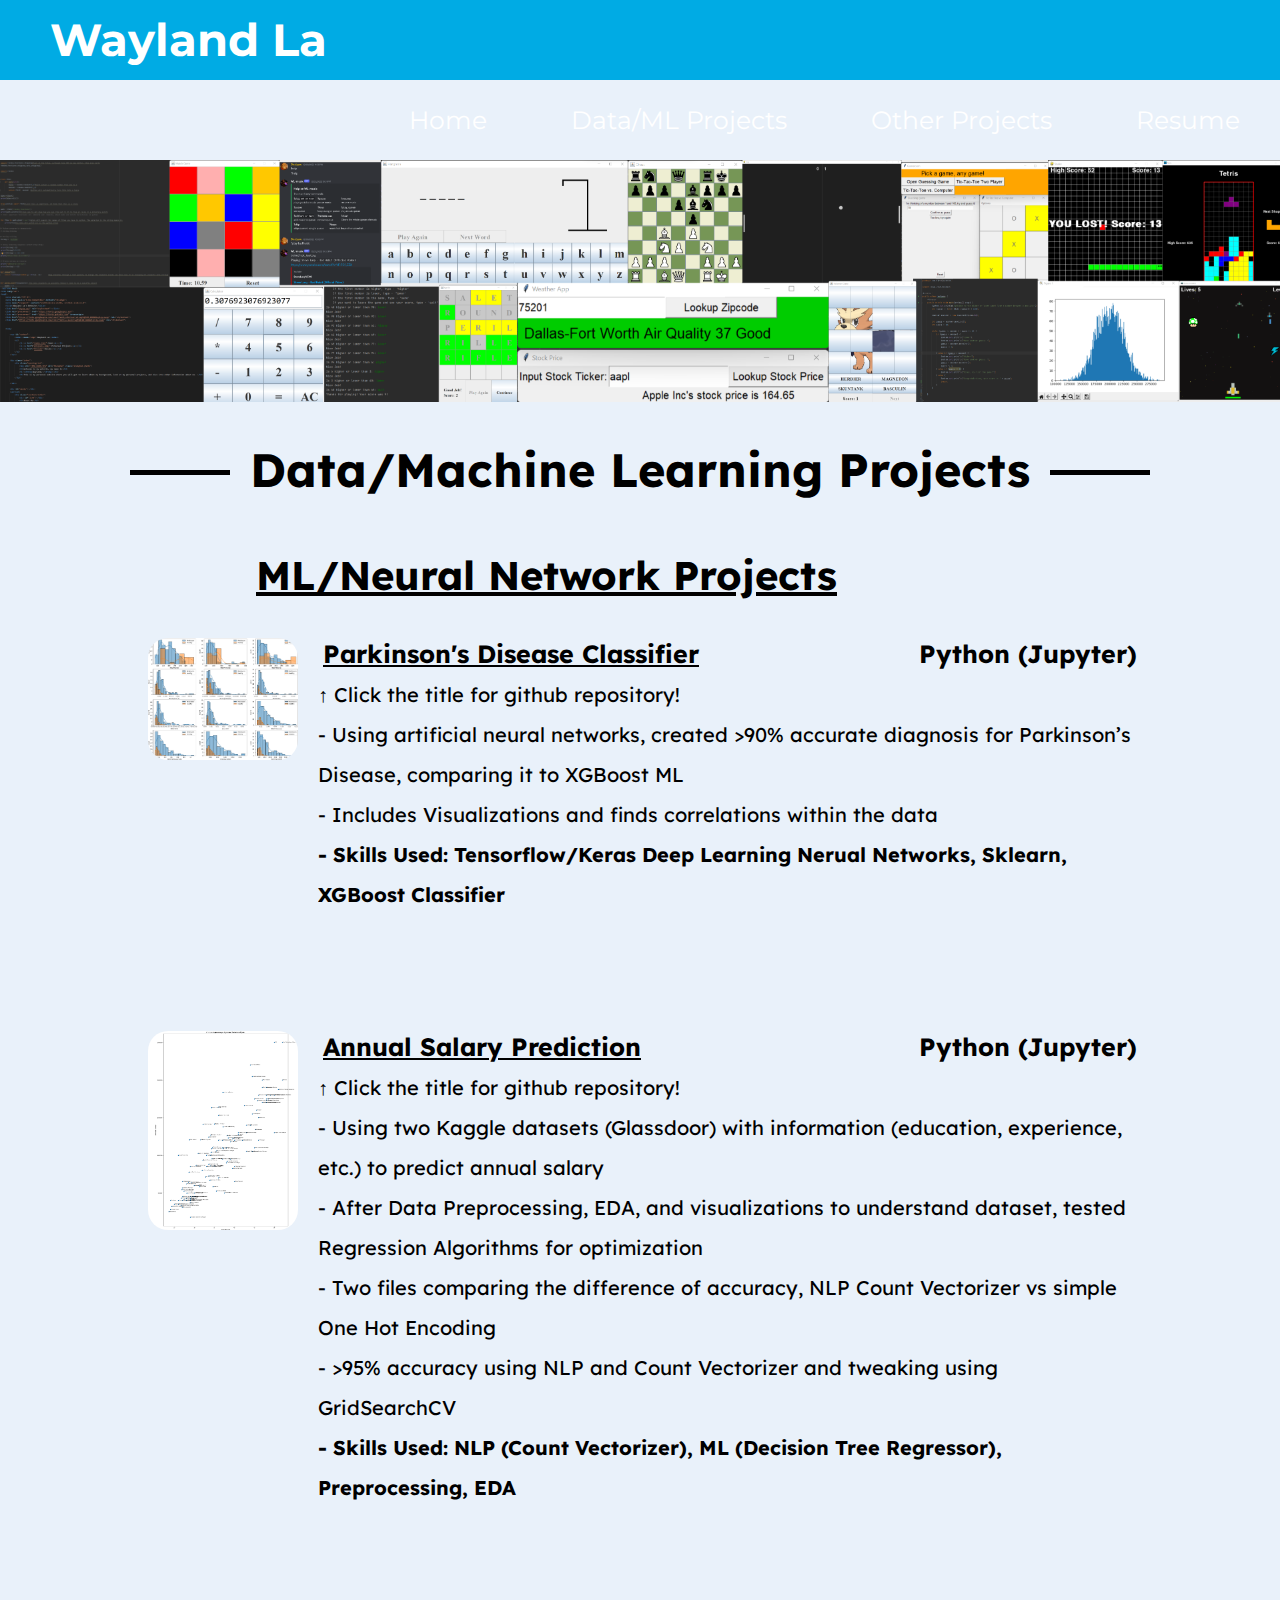
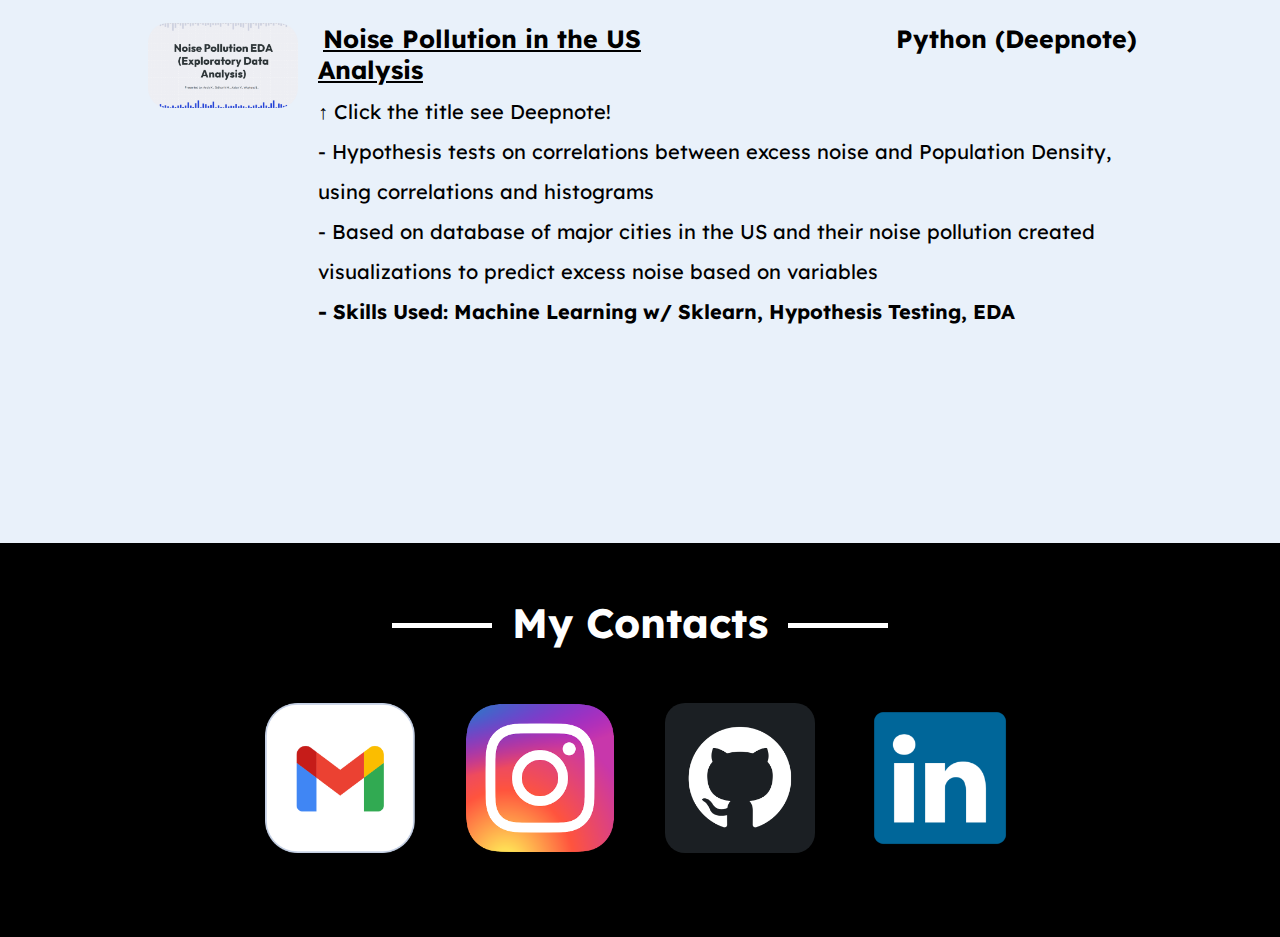
<file: data_projects.html>
<!DOCTYPE html>
<html lang="en">
<head>
    <meta charset="UTF-8">
    <meta http-equiv="X-UA-Compatible" content="IE=edge">
    <meta name="viewport" content="width=device-width, initial-scale=1.0">
    <title>Wayland La's Website</title>
    <link href="style.css" rel="stylesheet"></link>
    <script src="script.js" defer></script>
    <link rel="preconnect" href="https://fonts.googleapis.com">
    <link rel="preconnect" href="https://fonts.gstatic.com" crossorigin>
    <link href="https://fonts.googleapis.com/css2?family=Montserrat:wght@500;800&display=swap" rel="stylesheet">
    <link href="https://fonts.googleapis.com/css2?family=Lexend:wght@100;400&display=swap" rel="stylesheet">
    
    
    <body>
    
        <nav id="navbar">
            <label class="logo">Wayland La</label>
            <a href="#" class="toggle-button">
              <span class="bar"></span>
              <span class="bar"></span>
              <span class="bar"></span>
            </a>
            <ul class="navbar-links">
                <li><a href="index.html">Home</a></li>
                <li><a href="#">Data/ML Projects</a></li>
                <li><a href="projects.html">Other Projects</a></li>
                <li><a href="index.html#resume">Resume</a></li>
            </ul>
        </nav>

        <img class="webpage-top"src="webpage-top-3.png" alt="personalprojects-bg">
        
        <div id="empty"></div>

        <section id="resume">
            <div class="section-title">
                <div id="line"></div>
                <h3>Data/Machine Learning Projects</h3>
                <div id="line"></div>
            </div>
            
            <h4>ML/Neural Network Projects</h4>

            <div class="resume-content">
                <ul class="projects">
                    <li>
                        <a href="https://github.com/Dnalyaw/Parkinson-s-Disease-Classification/tree/main/Untitled%20Folder" target="_blank"><img src="coding_photos/parkinson.png" alt="Westmoor High School"></a>
                        <div class="resume-txt">
                            <div class="title-and-location">
                                <h5 class="title"><a href="https://github.com/Dnalyaw/Parkinson-s-Disease-Classification/tree/main/Untitled%20Folder" target="_blank">Parkinson's Disease Classifier</a></h5>
                                <h5 class="location">Python (Jupyter)</h5>
                            </div>
                            <p>↑ Click the title for github repository!<br>- Using artificial neural networks, created >90% accurate diagnosis for Parkinson’s Disease, comparing it to XGBoost ML<br>- Includes Visualizations and finds correlations within the data
                                <br><strong>- Skills Used: Tensorflow/Keras Deep Learning Nerual Networks, Sklearn, XGBoost Classifier</strong></p>
                        </div>
                    </li>
                    <li>
                        <a href="https://github.com/Dnalyaw/SalaryPrediction/tree/main/ML%20-%20Personal%20Projects" target="_blank"><img src="coding_photos/salary.png" alt="Westmoor High School"></a>
                        <div class="resume-txt">
                            <div class="title-and-location">
                                <h5 class="title"><a href="https://github.com/Dnalyaw/SalaryPrediction/tree/main/ML%20-%20Personal%20Projects" target="_blank">Annual Salary Prediction</a></h5>
                                <h5 class="location">Python (Jupyter)</h5>
                            </div>
                            <p>↑ Click the title for github repository!<br>- Using two Kaggle datasets (Glassdoor) with information (education, experience, etc.) to predict annual salary 
                                <br>- After Data Preprocessing, EDA, and visualizations to understand dataset, tested Regression Algorithms for optimization
                                <br>- Two files comparing the difference of accuracy, NLP Count Vectorizer vs simple One Hot Encoding
                                <br>- >95% accuracy using NLP and Count Vectorizer and tweaking using GridSearchCV
                                
                                <br><strong>- Skills Used: NLP (Count Vectorizer), ML (Decision Tree Regressor), Preprocessing, EDA</strong></p>
                        </div>
                    </li>
                    <li>
                        <a href="https://docs.google.com/presentation/d/1WCw16sZJW2-LMM6ybz3q9F8bjK5nHTOTyiCH9m-ghK8/edit#slide=id.g2cc030fa485_0_0" target="_blank"><img src="coding_photos/noise.png" alt="atdp_logo"></a>
                        <div class="resume-txt">
                            <div class="title-and-location">
                                <h5 class="title"><a href="https://deepnote.com/workspace/noisepollutionapp-f35e10a0-b4b9-497f-ae84-ff3cb4867d06/project/NoiseMapping-DSS-Decal-a3933cba-0f92-4d17-b31d-74f7de7b78a9/notebook/c278aa94750d44cf87d27d43164491ba" target="_blank">Noise Pollution in the US Analysis</a></h5>
                                <h5 class="location">Python (Deepnote)</h5>
                            </div>
                            <p>↑ Click the title see Deepnote!<br>- Hypothesis tests on correlations between excess noise and Population Density, using correlations and histograms
                                <br>- Based on database of major cities in the US and their noise pollution created visualizations to predict excess noise based on variables 
                                <br><strong>- Skills Used: Machine Learning w/ Sklearn, Hypothesis Testing, EDA</strong></p>
                        </div>
                    </li>
                </ul>
            </div>
        </section>

        <footer>
            <div class="footer-content">
                <div class="footer-title">
                    <div id="line"></div>
                    <h3>My Contacts</h3>
                    <div id="line"></div>
                </div>
                
                <ul class="socials">
                    <li><a href="mailto: waylandla@gmail.com" target="_blank"><img src="contact_photos/gmail.png" alt="gmail"></a></li>
                    <li><a href="https://www.instagram.com/waylaand/" target="_blank"><img src="contact_photos/instagram.png" alt="instagram"></a></li>
                    <li><a href="https://github.com/Dnalyaw" target="_blank"><img src="contact_photos/github.png" alt="github"></li>
                    <li><a href="https://www.linkedin.com/in/waylandla" target="_blank"><img src="contact_photos/linkedin.png" alt="linkedin"></li>
                </ul>
            </div>
        </footer>
</body>
</html>
</file>
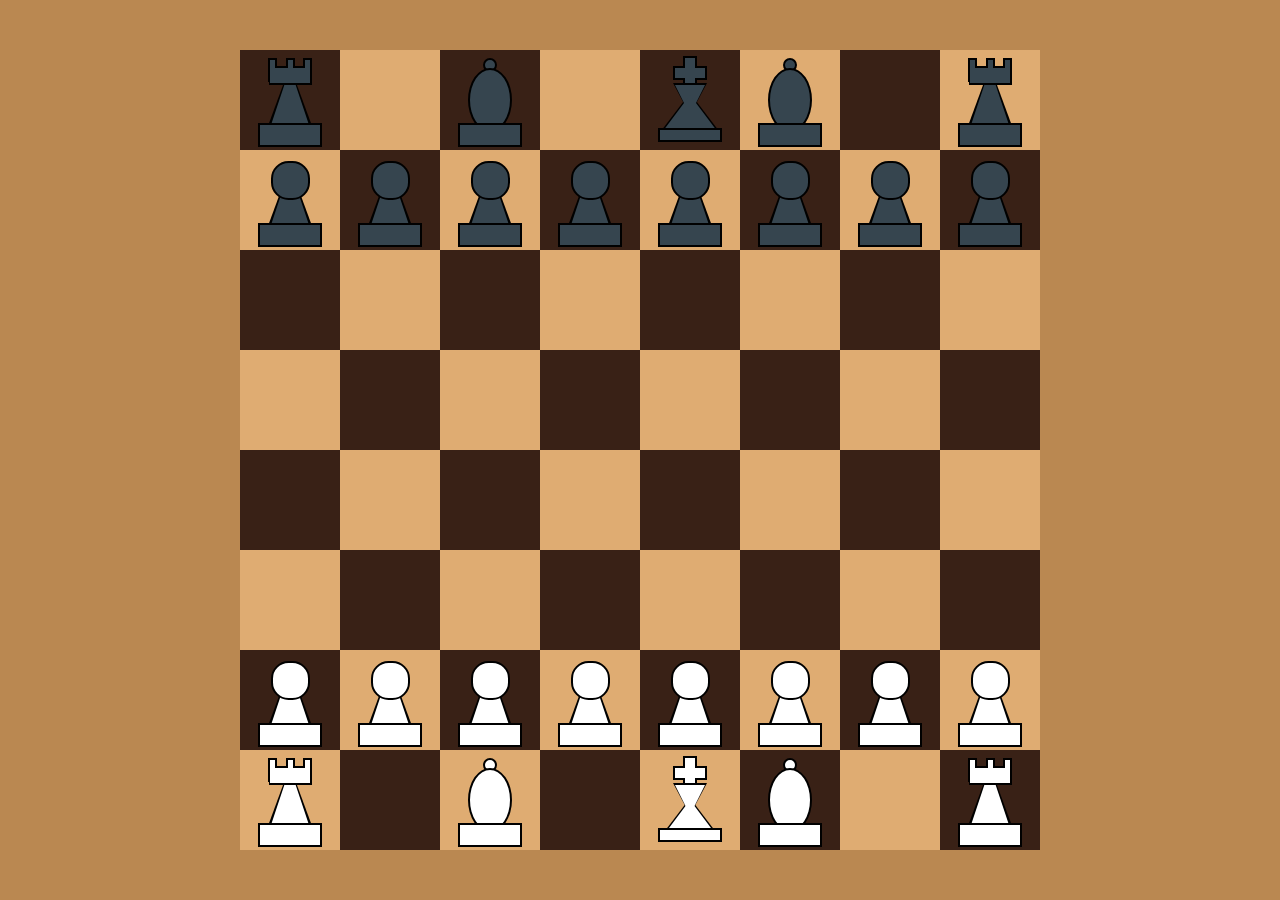
<file: Artifact 1/chess_home_txt_La.html>
<!DOCTYPE html>
<html>
<head>
   <meta charset="utf-8" />
   <meta name="keywords" content="chess" />
   <title>Chess Club</title>
	<link href="chess_styles_La.css" rel="stylesheet">
	<link href="chess_home_txt_La.css" rel="stylesheet">
	<link href="grids.css" rel="stylesheet">

	</head>

<body>
	<div id="squares">
	   <div class="square"></div>

	   <div class="row1col2sqr"></div>
		<div class="row1col4sqr"></div>
		<div class="row1col6sqr"></div>
		<div class="row1col8sqr"></div>
		<div class="row2col1sqr"></div>
		<div class="row2col3sqr"></div>
		<div class="row2col5sqr"></div>
		<div class="row2col7sqr"></div>
		<div class="row3col2sqr"></div>
		<div class="row3col4sqr"></div>
		<div class="row3col6sqr"></div>
		<div class="row3col8sqr"></div>
		<div class="row4col1sqr"></div>
		<div class="row4col3sqr"></div>
		<div class="row4col5sqr"></div>
		<div class="row4col7sqr"></div>
		<div class="row5col2sqr"></div>
		<div class="row5col4sqr"></div>
		<div class="row5col6sqr"></div>
		<div class="row5col8sqr"></div>
		<div class="row6col1sqr"></div>
		<div class="row6col3sqr"></div>
		<div class="row6col5sqr"></div>
		<div class="row6col7sqr"></div>
		<div class="row7col2sqr"></div>
		<div class="row7col4sqr"></div>
		<div class="row7col6sqr"></div>
		<div class="row7col8sqr"></div>
		<div class="row8col1sqr"></div>
		<div class="row8col3sqr"></div>
		<div class="row8col5sqr"></div>
		<div class="row8col7sqr"></div>
	</div>
	<div id="whitepawns">
			<div class="col1whitepawntriangleborder"></div>
			<div class="col1whitepawntriangle"></div>
			<div class="col1whitepawnbase"></div>
			<div class="col1whitepawncircle"></div>
			<div class="col2whitepawntriangleborder"></div>
			<div class="col2whitepawntriangle"></div>
			<div class="col2whitepawnbase"></div>
			<div class="col2whitepawncircle"></div>
			<div class="col3whitepawntriangleborder"></div>
			<div class="col3whitepawntriangle"></div>
			<div class="col3whitepawnbase"></div>
			<div class="col3whitepawncircle"></div>
			<div class="col4whitepawntriangleborder"></div>
			<div class="col4whitepawntriangle"></div>
			<div class="col4whitepawnbase"></div>
			<div class="col4whitepawncircle"></div>
			<div class="col5whitepawntriangleborder"></div>
			<div class="col5whitepawntriangle"></div>
			<div class="col5whitepawnbase"></div>
			<div class="col5whitepawncircle"></div>
			<div class="col6whitepawntriangleborder"></div>
			<div class="col6whitepawntriangle"></div>
			<div class="col6whitepawnbase"></div>
			<div class="col6whitepawncircle"></div>
			<div class="col7whitepawntriangleborder"></div>
			<div class="col7whitepawntriangle"></div>
			<div class="col7whitepawnbase"></div>
			<div class="col7whitepawncircle"></div>
			<div class="col8whitepawntriangleborder"></div>
			<div class="col8whitepawntriangle"></div>
			<div class="col8whitepawnbase"></div>
			<div class="col8whitepawncircle"></div>
		</div>
		<div id="blackpawns">
			<div class="col1blackpawntriangleborder"></div>
			<div class="col1blackpawntriangle"></div>
			<div class="col1blackpawnbase"></div>
			<div class="col1blackpawncircle"></div>
			<div class="col2blackpawntriangleborder"></div>
			<div class="col2blackpawntriangle"></div>
			<div class="col2blackpawnbase"></div>
			<div class="col2blackpawncircle"></div>
			<div class="col3blackpawntriangleborder"></div>
			<div class="col3blackpawntriangle"></div>
			<div class="col3blackpawnbase"></div>
			<div class="col3blackpawncircle"></div>
			<div class="col4blackpawntriangleborder"></div>
			<div class="col4blackpawntriangle"></div>
			<div class="col4blackpawnbase"></div>
			<div class="col4blackpawncircle"></div>
			<div class="col5blackpawntriangleborder"></div>
			<div class="col5blackpawntriangle"></div>
			<div class="col5blackpawnbase"></div>
			<div class="col5blackpawncircle"></div>
			<div class="col6blackpawntriangleborder"></div>
			<div class="col6blackpawntriangle"></div>
			<div class="col6blackpawnbase"></div>
			<div class="col6blackpawncircle"></div>
			<div class="col7blackpawntriangleborder"></div>
			<div class="col7blackpawntriangle"></div>
			<div class="col7blackpawnbase"></div>
			<div class="col7blackpawncircle"></div>
			<div class="col8blackpawntriangleborder"></div>
			<div class="col8blackpawntriangle"></div>
			<div class="col8blackpawnbase"></div>
			<div class="col8blackpawncircle"></div>
		</div>

		<div id="whiterooks">
			<div class="col1whiterooktriangleborder"></div>
			<div class="col1whiterooktriangle"></div>
			<div class="col1whiterookhead1border"></div>
			<div class="col1whiterookhead2"></div>
			<div class="col1whiterookhead3"></div>
			<div class="col1whiterookhead4"></div>
			<div class="col1whiterookhead1"></div>
			<div class="col1whiterookbase"></div>

			<div class="col8whiterooktriangleborder"></div>
			<div class="col8whiterooktriangle"></div>
			<div class="col8whiterookhead1border"></div>
			<div class="col8whiterookhead2"></div>
			<div class="col8whiterookhead3"></div>
			<div class="col8whiterookhead4"></div>
			<div class="col8whiterookhead1"></div>
			<div class="col8whiterookhead"></div>
			<div class="col8whiterookbase"></div>
		</div>

		<div id="blackrooks">
			<div class="col1blackrooktriangleborder"></div>
			<div class="col1blackrooktriangle"></div>
			<div class="col1blackrookhead1border"></div>
			<div class="col1blackrookhead2"></div>
			<div class="col1blackrookhead3"></div>
			<div class="col1blackrookhead4"></div>
			<div class="col1blackrookhead1"></div>
			<div class="col1blackrookhead"></div>
			<div class="col1blackrookbase"></div>

			<div class="col8blackrooktriangleborder"></div>
			<div class="col8blackrooktriangle"></div>
			<div class="col8blackrookhead1border"></div>
			<div class="col8blackrookhead2"></div>
			<div class="col8blackrookhead3"></div>
			<div class="col8blackrookhead4"></div>
			<div class="col8blackrookhead1"></div>
			<div class="col8blackrookhead"></div>
			<div class="col8blackrookbase"></div>
		</div>

		<div id="whitebishops">
			<div class="col3whitebishopcircle"></div>
			<div class="col3whitebishophead"></div>
			<div class="col3whitebishopbase"></div>
			<div class="col6whitebishopcircle"></div>
			<div class="col6whitebishophead"></div>
			<div class="col6whitebishopbase"></div>
		</div>

		<div id="blackbishops">
			<div class="col3blackbishopcircle"></div>
			<div class="col3blackbishophead"></div>
			<div class="col3blackbishopbase"></div>
			<div class="col6blackbishopcircle"></div>
			<div class="col6blackbishophead"></div>
			<div class="col6blackbishopbase"></div>
		</div>
		
		<div id="whiteking">
			<div class="col5whitekinghcrossborder"></div>
			<div class="col5whitekingvcross"></div>
			<div class="col5whitekinghcross"></div>
			<div class="col5whitekingtoptriangleborder"></div>
			<div class="col5whitekingbottomtriangleborder"></div>
			<div class="col5whitekingtoptriangle"></div>
			<div class="col5whitekinghbottomtriangle"></div>
			<div class="col5whitekingbase"></div>
		</div>
	
		<div id="blackking">
			<div class="col5blackkinghcrossborder"></div>
			<div class="col5blackkingvcross"></div>
			<div class="col5blackkinghcross"></div>
			<div class="col5blackkingtoptriangleborder"></div>
			<div class="col5blackkingbottomtriangleborder"></div>
			<div class="col5blackkingtoptriangle"></div>
			<div class="col5blackkinghbottomtriangle"></div>
			<div class="col5blackkingbase"></div>
		</div>
</body>
</html>
</file>
<file: style.css>
*{ /* applies to everything*/
    padding: 0; 
    margin: 0;
    text-decoration: none;/* takes away underlines in links*/
    list-style: none;/* takes away the dots in an unordered list*/
    box-sizing: border-box;/* https://www.youtube.com/watch?v=WlGQdgy-M6w */
}

html {
    scroll-behavior: smooth;
}



body {
    background: rgba(233, 241, 250, 100);
    font-family: "lexend";
}

#navbar{
    background: #00abe4ff;
    height: 80px;
    width: 100%;
    font-family: "montserrat";

}

label.logo{
    color: white;
    font-size: 45px;
    line-height: 80px;
    padding: 0 50px;
    font-weight: bold;
}

nav#navbar ul {
    float: right;
    /*padding-right: 20px;*/
}

nav#navbar ul li{
    display: inline-block;  /*links on the top right can change height and width without linebreaking*/
    line-height: 80px;
}

nav#navbar ul li a {
    display: block;
    color: white;
    font-size: 25px;
    padding: 0px 40px;
    text-align: center;
    /*border-radius: 3px;*/
}

#navbar a:active,#navbar a:hover {
    background: rgb(20, 191, 248);
    transition: .5s;
}

.intro {
    width: 100%;
    height: 0;
    background-size: contain;
    background-image: url("bg2.png");
    background-repeat: no-repeat;
    padding-top: 49.5%;/*49.5%*/
    
}

.opening-txt {
    display: block;
    position: absolute;
    top: 7vw;
    left: 10%;
    right: 10%;
}

.intro h4 {
    font-size: 2vw;
    margin-top: 100px;

}
.intro h1 {
    font-size: 10vw;
}

.intro h5 {
    margin-top: 5vw;
    font-size: 1.5vw;
    width: 50%;
    line-height: 3vw;
}

#seeMore {
    background-color: aquamarine;
    font-family: "lexend";
    font-size: 2vw;
    border-radius: 15px;
    padding: 15px;
}


.shanghai-photo {
    position: relative;
    top: 90px;
    height: 30vw;
    width: 30vw;
    float: right;
}

div#empty {
    width: 100%;
    height: 3vw;
}

section {
    position: relative;
    width: 100%;
    margin: auto;
    height: auto;
    padding-bottom: 7.5vw;

}


.section-title {
    font-size: 40px;
    line-height: 50px;
    color: black;
    display: flex;
    text-align: center;
    justify-content: center;
    padding-bottom: 50px;
}

section #line {
    width: 100px;
    height: 5px;
    background-color: black;
    margin: 25px 20px;
}

p.summary {
    position: relative;
    align-items: center;
    justify-content: center;
    text-align: center;
    line-height: 30px;
    font-size: 20px;
    margin: auto;
    padding-top: 1%;
    width: 60%;

}

p span {/*makes the text not wiggle around*/
    display: inline-block;
    width: 125px;
    text-align: right;
}

#resume h4 {
    text-decoration: underline;
    font-size: 40px;
    margin-left: 20%;
    margin-bottom: 3%;
}

.resume-content {
    margin: auto;
    width: 60%;
    display: flex;
    flex-direction: column;
    

}

#resume h5 {
    font-size: 25px;
}

#skills {
    text-align: center;
    line-height: 50px;
    margin: 30px 0;
}

.experience img {
    width: 150px;
    border-radius: 50%;
    float: left;
    margin: 0 20px;
}

.projects img {
    width: 150px;
    border-radius: 20px;
    float: left;
    margin: 0 20px;
    transition: transform .2s;
}

.projects img:hover {
  transform: scale(1.25);
}

.projects h5 a {
    color: black;
    text-decoration: underline;
    padding: 3px 5px;
    border-radius: 3px;
}

.projects h5 a:active,.projects a:hover {
    background: #00abe4ff;
    transition: 0.5s;
}

ul.experience li {
    padding-bottom: 5vw;
}

ul.projects li {
    padding-bottom: 9vw;
}

.title-and-location {
    display: flex;
    width: 80%;
    margin-bottom: 0.5vw;
}

h5.title {
    width: 50%;
    margin: 0 auto;
    text-align: left;
    font-size: 20px;
}
h5.location {
    width: 50%;
    margin: 0 auto;
    text-align: right;
    font-size: 20px;
}

.resume-content p {
    width: 80%;
    font-family: "Lexend";
    font-size: 20px;
    line-height: 40px;
    overflow: hidden;
}



img#square {
    object-fit: cover;
    border-radius: 50%;
}

footer {
    background: black;
    height: auto;
    width: 100%;
    font-family: "Lexend";
    padding-top: 80px;
    padding-bottom: 80px;
    color: white;
}

.footer-content{
    display: flex;
    flex-direction: column;
    align-items: center;
    justify-content: center;
}

.footer-title {
    font-size: 35px;
    line-height: 0px;
    display: flex;
}

.footer-title #line {
    width: 100px;
    height: 5px;
    background-color: white;
    margin: 0 20px;
}

.socials {
    list-style: none;
    display: flex;
  flex-wrap: wrap;
    align-items: center;
    justify-content: center;
    padding-top: 75px;
}

.socials li a img{
    margin: 0 25px;
    border-radius: 20px; 
}

.socials img {
    height: 150px;
    width: 150px;
    transition: transform .2s;
}
.socials img:hover{
  transform: scale(1.25);
}

footer p {
    padding-top: 20px;
    color: white;
}

.download-btn {
    position: fixed;
    display: flex;
    vertical-align: center;
    bottom: 6%;
    right: 2%;
    background-color: rgb(196, 164, 132);
    color: white;
    font-family: "lexend";
    font-size: 1.25vw;
    border-radius: 15px;
    padding: 15px;
    z-index: 10000000;
    border: 3px solid black;
}

.download-btn img {
    padding-left: 5px;
    height: 1.5vw;
    width:auto;
}

.download-btn:hover {
    background-color: rgb(126, 94, 52);
    transition: .5s;
}

.webpage-top {
    width: 100%;
}

/* for when the screen is for i phones */

.toggle-button {
  position: absolute;
  right: 1rem;
  display: none;
  flex-direction: column;
  justify-content: space-between;
  width: 40px;
  height: 28px;
}

.toggle-button .bar {
  height: 4px;
  width: 100%;
  background-color: white;
  border-radius: 10px;
}

/*@media (max-width: 1200px) {
  .title-and-location {
    width: 60%;
  }
  
  .resume-content p {
      width: 60%;
  }
}*/
@media (max-width: 1600px) {
  .resume-content {
      width: 80%;
  }
}
@media (max-width: 1210px) {
  .resume-content {
      width: 90%;
  }
}

@media (max-width: 1075px) {
  .toggle-button {
    display: flex;
    top: 25px;
  }

  .navbar-links {
    width: 100%;
    background: #00abe4ff;
    flex-direction: column;
    align-items: flex-start;
    display: none;
  }

  nav#navbar ul li{
    width: 100%;
}

  .navbar-links.active {
    display: flex;
  }

  .intro.active {
    margin-top: 240px;
  }

  .opening-txt.active {
    margin-top: 250px;
  }
  
  .experience img, .projects img {
    display: none;
  }
  .resume-content {
      width: 90%;
      margin: auto;
  }
  .title-and-location, .resume-content p {
      margin: auto;
  }

  
}



@media (max-width: 700px) {
  #line {
    display: none;
  }
  .section-title h3 {
    text-decoration: underline;
  }

  footer {
    text-decoration: underline;
  }
  #seeMore {
    display: none;
  }
}
</file>
<file: Artifact 1/chess_styles_La.css>
@charset "utf-8";

/* HTML and Body Styles */

html {
   background-color: rgb(186, 136, 81);
   font-family: Verdana, Geneva, Arial, sans-serif; 	
}
</file>
<file: Artifact 1/chess_home_txt_La.css>
@charset "utf-8";


/* Body Styles */


div.square {
  position: absolute;
  top: 0;
  left: 0;
  right: 0;
  bottom: 0;
  margin: auto;
  height: 800px;
  width: 800px;
	
  background-color: rgba(57,33,22,1.00);
}
</file>
<file: Artifact 1/grids.css>
@charset "utf-8";
/* CSS Document */



div[class*='sqr'] {
	position: absolute;
    top: 0;
    left: 0;
    right: 0;
    bottom: 0;
    margin: auto;
  	height: 100px;
  	width: 100px;
  	background-color: rgba(223,172,114,1.00);
}

div[class*='pawn'] {
	position: absolute;
	top: 0;
	left: 0;
	right: 0;
	bottom: 0;
	margin: auto;
	border: 2px solid #000;
}

div[class*='rook'] {
	position: absolute;
	top: 0;
	left: 0;
	right: 0;
	bottom: 0;
	margin: auto;
}

div[class*='bishop'] {
	position: absolute;
	top: 0;
	left: 0;
	right: 0;
	bottom: 0;
	margin: auto;
}

div[class*='king'] {
	position: absolute;
	top: 0;
	left: 0;
	right: 0;
	bottom: 0;
	margin: auto;
}







div[class^='row1'] {
	bottom: 700px;
}

div[class^='row2'] {
	bottom: 500px;
}

div[class^='row3'] {
	bottom: 300px;
}

div[class^='row4'] {
	bottom: 100px;
}

div[class^='row5'] {
	bottom: -100px;
}

div[class^='row6'] {
	bottom: -300px;
}

div[class^='row7'] {
	bottom: -500px;
}

div[class^='row8'] {
	bottom: -700px;
}

div[class*='col1'] {
	left: -700px;
}

div[class*='col2'] {
	left: -500px;
}

div[class*='col3'] {
	left: -300px;
}

div[class*='col4'] {
	left: -100px;
}

div[class*='col5'] {
	left: 100px;
}

div[class*='col6'] {
	left: 300px;
}

div[class*='col7'] {
	left: 500px;
}

div[class*='col8'] {
	left: 700px;
}



  
div[class*='whitepawncircle'] {
	height: 35px;
	width: 35px;
	bottom: -460px;
	border-radius: 17.5px;
	background-color: white;
}
  
div[class*='whitepawntriangle'] {
	bottom: -510px;
	right: 1px;
	width: 0;
	height: 0;
	border: 25px solid transparent;
	border-top: 0;
	border-bottom: 75px solid white;
  
}
  
div[class*='whitepawntriangleborder'] {
	bottom: -510px;
	width: 0;
	height: 0;
	border: 29px solid transparent;
	border-top: 0;
	border-bottom: 79px solid black;
  
}
  
div[class*='whitepawnbase'] {
	bottom: -570px;
	width: 60px;
	height: 20px;
	background-color: white;
}




div[class*='blackpawncircle'] {
	height: 35px;
	width: 35px;
	bottom: 540px;
	border-radius: 17.5px;
	background-color: rgb(54, 69, 79);
}
  
div[class*='blackpawntriangle'] {
	bottom: 490px;
	right: 1px;
	width: 0;
	height: 0;
	border: 25px solid transparent;
	border-top: 0;
	border-bottom: 75px solid rgb(54, 69, 79);
  
}

div[class*='blackpawntriangleborder'] {
	bottom: 490px;
	width: 0;
	height: 0;
	border: 29px solid transparent;
	border-top: 0;
	border-bottom: 79px solid black;
  
}

div[class*='blackpawnbase'] {
	bottom: 430px;
	width: 60px;
	height: 20px;
	background-color: rgb(54, 69, 79);
}










div[class*='blackrookhead1'] {
	width: 40px;
	height: 15px;
	bottom: 750px;
	background-color: rgb(54, 69, 79);
}

div[class*='blackrookhead1border'] {
	width: 43px;
	height: 19px;
	bottom: 750px;
	background-color: black;
}

div[class*='blackrookhead2'] {
	width: 5px;
	height: 20px;
	top: -10px;
	right: 35px;
	bottom: 750px;
	background-color: rgb(54, 69, 79);
	border: 2px solid #000;
}

div[class*='blackrookhead3'] {
	width: 5px;
	height: 20px;
	top: -10px;
	bottom: 750px;
	background-color: rgb(54, 69, 79);
	border: 2px solid #000;
}

div[class*='blackrookhead4'] {
	width: 5px;
	height: 20px;
	right: -35px;
	top: -10px;
	bottom: 750px;
	background-color: rgb(54, 69, 79);
	border: 2px solid #000;
}
  
div[class*='blackrooktriangle'] {
	bottom: 690px;
	right: 1px;
	width: 0;
	height: 0;
	border: 25px solid transparent;
	border-top: 0;
	border-bottom: 75px solid rgb(54, 69, 79);
}

div[class*='blackrooktriangleborder'] {
	bottom: 690px;
	width: 0;
	height: 0;
	border: 29px solid transparent;
	border-top: 0;
	border-bottom: 79px solid black;
}

div[class*='blackrookbase'] {
	bottom: 630px;
	width: 60px;
	height: 20px;
	background-color: rgb(54, 69, 79);
	border: 2px solid #000;
}



div[class*='whiterookhead1'] {
	width: 40px;
	height: 15px;
	bottom: -650px;
	background-color: white;
}

div[class*='whiterookhead1border'] {
	width: 43px;
	height: 19px;
	bottom: -650px;
	background-color: black;
}

div[class*='whiterookhead2'] {
	width: 5px;
	height: 20px;
	top: -10px;
	right: 35px;
	bottom: -650px;
	background-color: white;
	border: 2px solid #000;
}

div[class*='whiterookhead3'] {
	width: 5px;
	height: 20px;
	top: -10px;
	bottom: -650px;
	background-color: white;
	border: 2px solid #000;
}

div[class*='whiterookhead4'] {
	width: 5px;
	height: 20px;
	right: -35px;
	top: -10px;
	bottom: -650px;
	background-color: white;
	border: 2px solid #000;
}
  
div[class*='whiterooktriangle'] {
	bottom: -710px;
	right: 1px;
	width: 0;
	height: 0;
	border: 25px solid transparent;
	border-top: 0;
	border-bottom: 75px solid white;
  
}
  
div[class*='whiterooktriangleborder'] {
	bottom: -710px;
	width: 0;
	height: 0;
	border: 29px solid transparent;
	border-top: 0;
	border-bottom: 79px solid black;
  
}
  
div[class*='whiterookbase'] {
	bottom: -770px;
	width: 60px;
	height: 20px;
	background-color: white;
	border: 2px solid #000;
}




div[class*='whitebishopbase'] {
	bottom: -770px;
	width: 60px;
	height: 20px;
	background-color: white;
	border: 2px solid #000;
}


div[class*='whitebishopcircle'] {
	width: 10px;
	height: 10px;
	border-radius: 10px;
	top: -20px;
	bottom: -650px;
	background-color: white;
	border: 2px solid #000;
}

div[class*='whitebishophead'] {
	width: 40px;
	height: 60px;
	border-radius: 50%;
	top: 50px;
	bottom: -650px;
	background-color: white;
	border: 2px solid #000;
}


div[class*='blackbishopbase'] {
	bottom: 630px;
	width: 60px;
	height: 20px;
	background-color: rgb(54, 69, 79);
	border: 2px solid #000;
}


div[class*='blackbishopcircle'] {
	width: 10px;
	height: 10px;
	border-radius: 10px;
	bottom: 770px;
	background-color: rgb(54, 69, 79);
	border: 2px solid #000;
}

div[class*='blackbishophead'] {
	width: 40px;
	height: 60px;
	border-radius: 50%;
	top: 50px;
	bottom: 750px;
	background-color: rgb(54, 69, 79);
	border: 2px solid #000;
}




div[class*='whitekingbase'] {
	bottom: -770px;
	width: 60px;
	height: 10px;
	background-color: white;
	border: 2px solid #000;
}

div[class*='whitekingvcross'] {
	bottom: -645px;
	width: 10px;
	height: 30px;
	background-color: white;
	border: 2px solid #000;
}

div[class*='whitekinghcross'] {
	bottom: -645px;
	width: 30px;
	height: 10px;
	background-color: white;
}

div[class*='whitekinghcrossborder'] {
	bottom: -645px;
	width: 30px;
	height: 10px;
	border: 2px solid #000;
}

div[class*='whitekinghbottomtriangle'] {
	bottom: -740px;
	width: 0;
	height: 0;
	border: 30px solid transparent;
	border-top: 0;
	border-bottom: 40px solid white;
  
}
  
div[class*='whitekingbottomtriangleborder'] {
	bottom: -737px;
	right: 1px;
	width: 0;
	height: 0;
	border: 32px solid transparent;
	border-top: 0;
	border-bottom: 42px solid black;
  
}

div[class*='whitekingtoptriangle'] {
	bottom: -700px;
	width: 0;
	height: 0;
	border: 15px solid transparent;
	border-top: 0;
	border-bottom: 30px solid white;
	transform: rotate(180deg);
  
}
  
div[class*='whitekingtoptriangleborder'] {
	bottom: -698px;
	width: 0;
	height: 0;
	border: 17px solid transparent;
	border-top: 0;
	border-bottom: 32px solid black;
	transform: rotate(180deg);  
}








div[class*='blackkingbase'] {
	bottom: 630px;
	width: 60px;
	height: 10px;
	background-color: rgb(54, 69, 79);
	border: 2px solid #000;
}

div[class*='blackkingvcross'] {
	bottom: 755px;
	width: 10px;
	height: 30px;
	background-color: rgb(54, 69, 79);
	border: 2px solid #000;
}

div[class*='blackkinghcross'] {
	bottom: 755px;
	width: 30px;
	height: 10px;
	background-color: rgb(54, 69, 79);
}

div[class*='blackkinghcrossborder'] {
	bottom: 755px;
	width: 30px;
	height: 10px;
	border: 2px solid #000;
}

div[class*='blackkinghbottomtriangle'] {
	bottom: 670px;
	width: 0;
	height: 0;
	border: 30px solid transparent;
	border-top: 0;
	border-bottom: 40px solid rgb(54, 69, 79);
  
}
  
div[class*='blackkingbottomtriangleborder'] {
	bottom: 672px;
	right: 1px;
	width: 0;
	height: 0;
	border: 32px solid transparent;
	border-top: 0;
	border-bottom: 42px solid black;
  
}

div[class*='blackkingtoptriangle'] {
	bottom: 700px;
	width: 0;
	height: 0;
	border: 15px solid transparent;
	border-top: 0;
	border-bottom: 30px solid rgb(54, 69, 79);
	transform: rotate(180deg);
  
}
  
div[class*='blackkingtoptriangleborder'] {
	bottom: 702px;
	width: 0;
	height: 0;
	border: 17px solid transparent;
	border-top: 0;
	border-bottom: 32px solid black;
	transform: rotate(180deg);  
}



         
</file>
